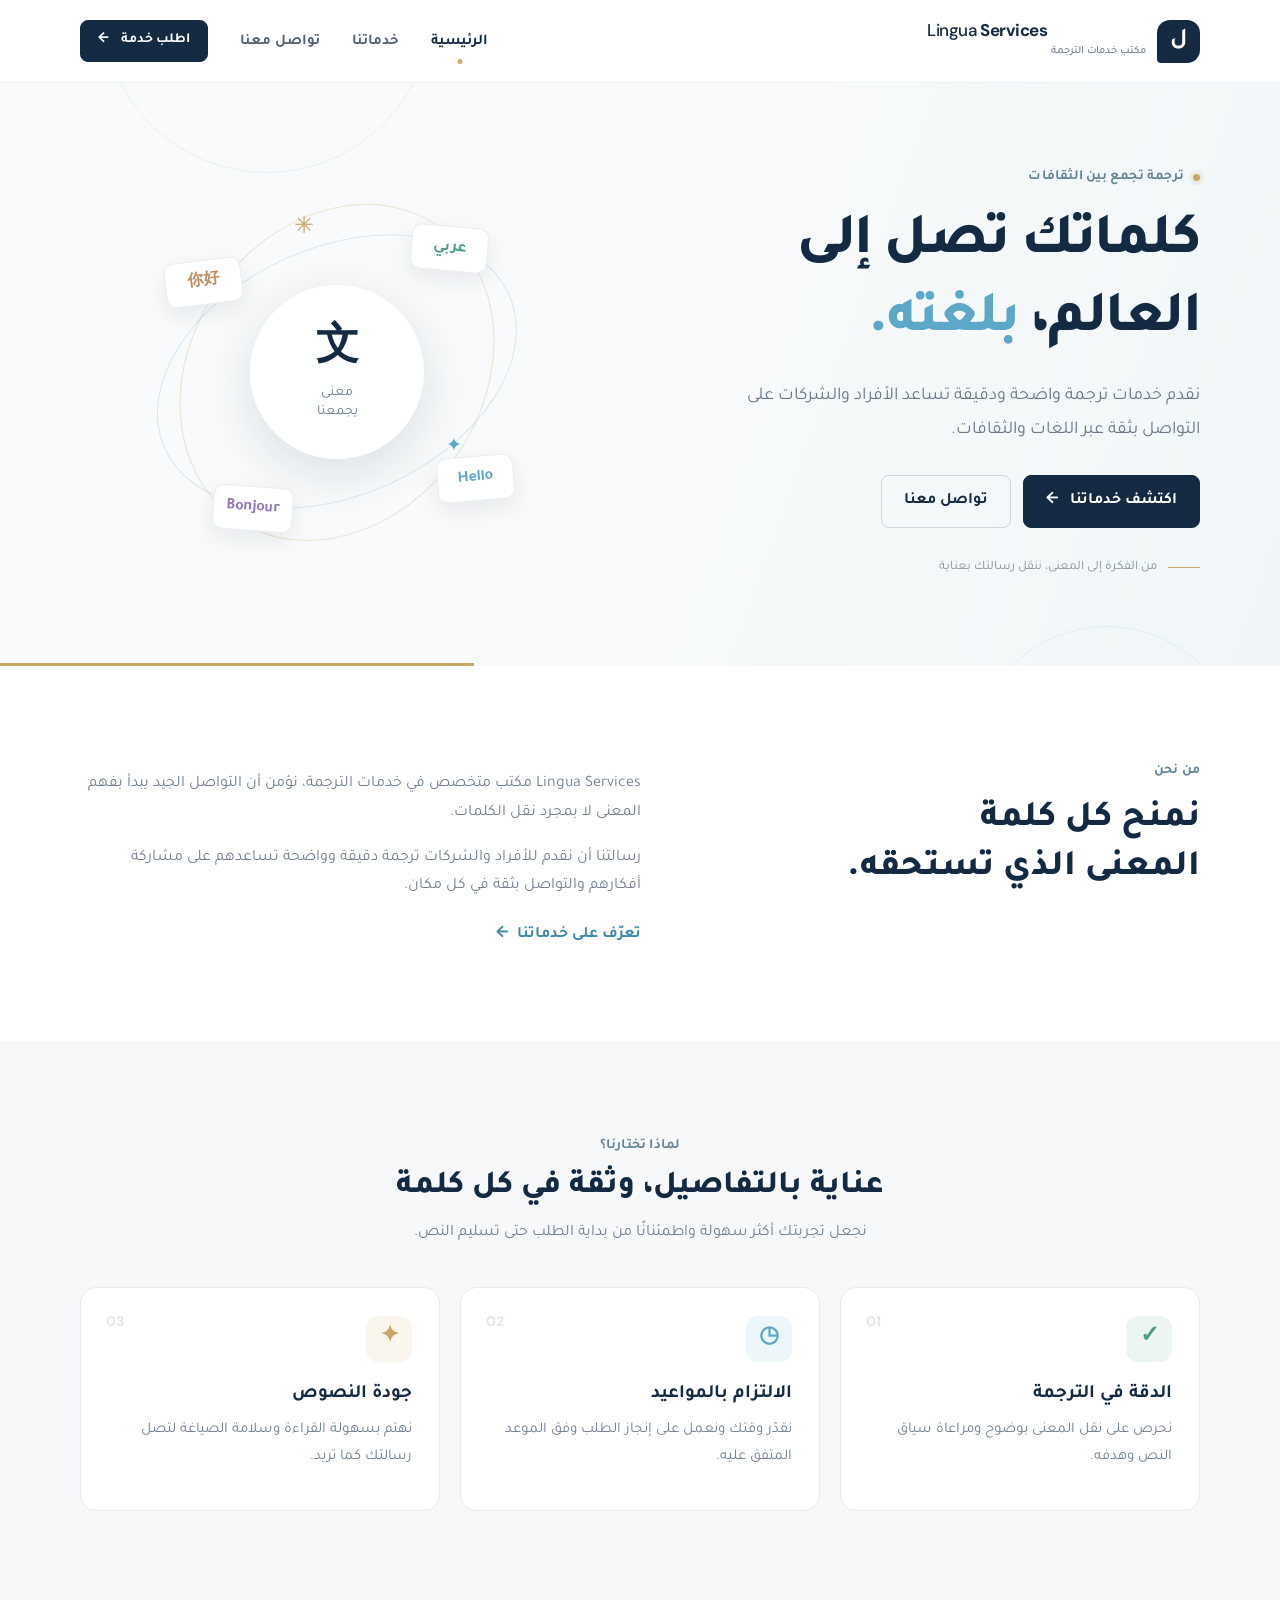
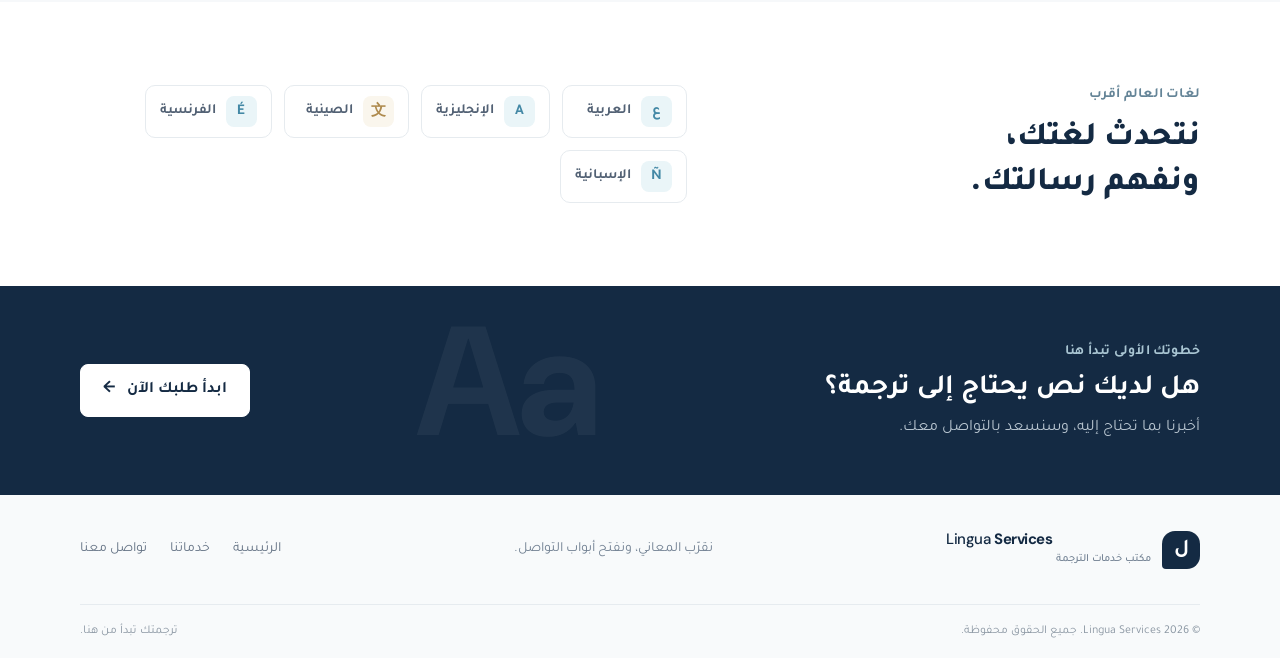
<file: index.html>
<!doctype html>
<html lang="ar" dir="rtl">
<head>
  <meta charset="utf-8">
  <meta name="viewport" content="width=device-width, initial-scale=1">
  <meta name="description" content="Lingua Services مكتب خدمات ترجمة احترافي يساعدك على التواصل بثقة بين اللغات والثقافات.">
  <title>Lingua Services | مكتب خدمات الترجمة</title>
  <link rel="stylesheet" href="style.css">
  <script src="script.js" defer></script>
</head>
<body>
  <header class="site-header">
    <div class="container nav-wrap">
      <a class="brand" href="index.html" aria-label="Lingua Services - الرئيسية">
        <span class="brand-mark" aria-hidden="true">ل</span>
        <span class="brand-name">Lingua <b>Services</b><small>مكتب خدمات الترجمة</small></span>
      </a>
      <button class="menu-toggle" type="button" aria-expanded="false" aria-controls="primary-navigation" aria-label="فتح قائمة التنقل">
        <span></span><span></span><span></span>
      </button>
      <nav class="primary-nav" id="primary-navigation" aria-label="القائمة الرئيسية">
        <a class="nav-link active" aria-current="page" href="index.html">الرئيسية</a>
        <a class="nav-link" href="services.html">خدماتنا</a>
        <a class="nav-link" href="contact.html">تواصل معنا</a>
        <a class="button button-small" href="contact.html">اطلب خدمة <span aria-hidden="true">←</span></a>
      </nav>
    </div>
  </header>

  <main>
    <section class="hero">
      <div class="hero-shape shape-one" aria-hidden="true"></div>
      <div class="hero-shape shape-two" aria-hidden="true"></div>
      <div class="container hero-grid">
        <div class="hero-copy">
          <span class="eyebrow"><span class="eyebrow-dot"></span> ترجمة تجمع بين الثقافات</span>
          <h1>كلماتك تصل إلى العالم، <span>بلغته.</span></h1>
          <p>نقدم خدمات ترجمة واضحة ودقيقة تساعد الأفراد والشركات على التواصل بثقة عبر اللغات والثقافات.</p>
          <div class="hero-actions">
            <a class="button" href="services.html">اكتشف خدماتنا <span aria-hidden="true">←</span></a>
            <a class="button button-outline" href="contact.html">تواصل معنا</a>
          </div>
          <div class="hero-note"><span class="note-line"></span> من الفكرة إلى المعنى، ننقل رسالتك بعناية</div>
        </div>
        <div class="hero-art" aria-label="أشكال ورموز لغوية تجسد التواصل بين اللغات">
          <div class="art-orbit orbit-outer"></div>
          <div class="art-orbit orbit-inner"></div>
          <span class="language-chip chip-ar">عربي</span>
          <span class="language-chip chip-en">Hello</span>
          <span class="language-chip chip-fr">Bonjour</span>
          <span class="language-chip chip-zh">你好</span>
          <div class="art-core"><span class="core-symbol">文</span><span>معنى<br>يجمعنا</span></div>
          <span class="art-spark spark-one">✳</span><span class="art-spark spark-two">✦</span>
        </div>
      </div>
      <div class="hero-bottom-line" aria-hidden="true"></div>
    </section>

    <section class="section about-section" id="about">
      <div class="container about-grid">
        <div class="section-heading">
          <span class="eyebrow">من نحن</span>
          <h2>نمنح كل كلمة<br>المعنى الذي تستحقه.</h2>
        </div>
        <div class="about-copy">
          <p>Lingua Services مكتب متخصص في خدمات الترجمة، نؤمن أن التواصل الجيد يبدأ بفهم المعنى لا بمجرد نقل الكلمات.</p>
          <p>رسالتنا أن نقدم للأفراد والشركات ترجمة دقيقة وواضحة تساعدهم على مشاركة أفكارهم والتواصل بثقة في كل مكان.</p>
          <a class="text-link" href="services.html">تعرّف على خدماتنا <span aria-hidden="true">←</span></a>
        </div>
      </div>
    </section>

    <section class="section features-section">
      <div class="container">
        <div class="section-intro">
          <span class="eyebrow">لماذا تختارنا؟</span>
          <h2>عناية بالتفاصيل، وثقة في كل كلمة</h2>
          <p>نجعل تجربتك أكثر سهولة واطمئنانًا من بداية الطلب حتى تسليم النص.</p>
        </div>
        <div class="feature-grid">
          <article class="feature-card">
            <span class="icon-box" aria-hidden="true">✓</span>
            <h3>الدقة في الترجمة</h3>
            <p>نحرص على نقل المعنى بوضوح ومراعاة سياق النص وهدفه.</p>
            <span class="card-number">01</span>
          </article>
          <article class="feature-card">
            <span class="icon-box icon-blue" aria-hidden="true">◷</span>
            <h3>الالتزام بالمواعيد</h3>
            <p>نقدّر وقتك ونعمل على إنجاز الطلب وفق الموعد المتفق عليه.</p>
            <span class="card-number">02</span>
          </article>
          <article class="feature-card">
            <span class="icon-box icon-gold" aria-hidden="true">✦</span>
            <h3>جودة النصوص</h3>
            <p>نهتم بسهولة القراءة وسلامة الصياغة لتصل رسالتك كما تريد.</p>
            <span class="card-number">03</span>
          </article>
        </div>
      </div>
    </section>

    <section class="section languages-section">
      <div class="container languages-layout">
        <div>
          <span class="eyebrow">لغات العالم أقرب</span>
          <h2>نتحدث لغتك،<br>ونفهم رسالتك.</h2>
        </div>
        <div class="language-list" aria-label="اللغات المتاحة">
          <span class="language-item"><b>ع</b> العربية</span>
          <span class="language-item"><b>A</b> الإنجليزية</span>
          <span class="language-item"><b>文</b> الصينية</span>
          <span class="language-item"><b>É</b> الفرنسية</span>
          <span class="language-item"><b>Ñ</b> الإسبانية</span>
        </div>
      </div>
    </section>

    <section class="cta-section">
      <div class="container cta-content">
        <div>
          <span class="eyebrow eyebrow-light">خطوتك الأولى تبدأ هنا</span>
          <h2>هل لديك نص يحتاج إلى ترجمة؟</h2>
          <p>أخبرنا بما تحتاج إليه، وسنسعد بالتواصل معك.</p>
        </div>
        <a class="button button-light" href="contact.html">ابدأ طلبك الآن <span aria-hidden="true">←</span></a>
        <span class="cta-decoration" aria-hidden="true">Aa</span>
      </div>
    </section>
  </main>

  <footer class="site-footer">
    <div class="container footer-main">
      <a class="brand footer-brand" href="index.html">
        <span class="brand-mark" aria-hidden="true">ل</span>
        <span class="brand-name">Lingua <b>Services</b><small>مكتب خدمات الترجمة</small></span>
      </a>
      <p>نقرّب المعاني، ونفتح أبواب التواصل.</p>
      <div class="footer-links"><a href="index.html">الرئيسية</a><a href="services.html">خدماتنا</a><a href="contact.html">تواصل معنا</a></div>
    </div>
    <div class="container footer-bottom"><span>© <span data-current-year>2026</span> Lingua Services. جميع الحقوق محفوظة.</span><span>ترجمتك تبدأ من هنا.</span></div>
  </footer>
</body>
</html>
</file>
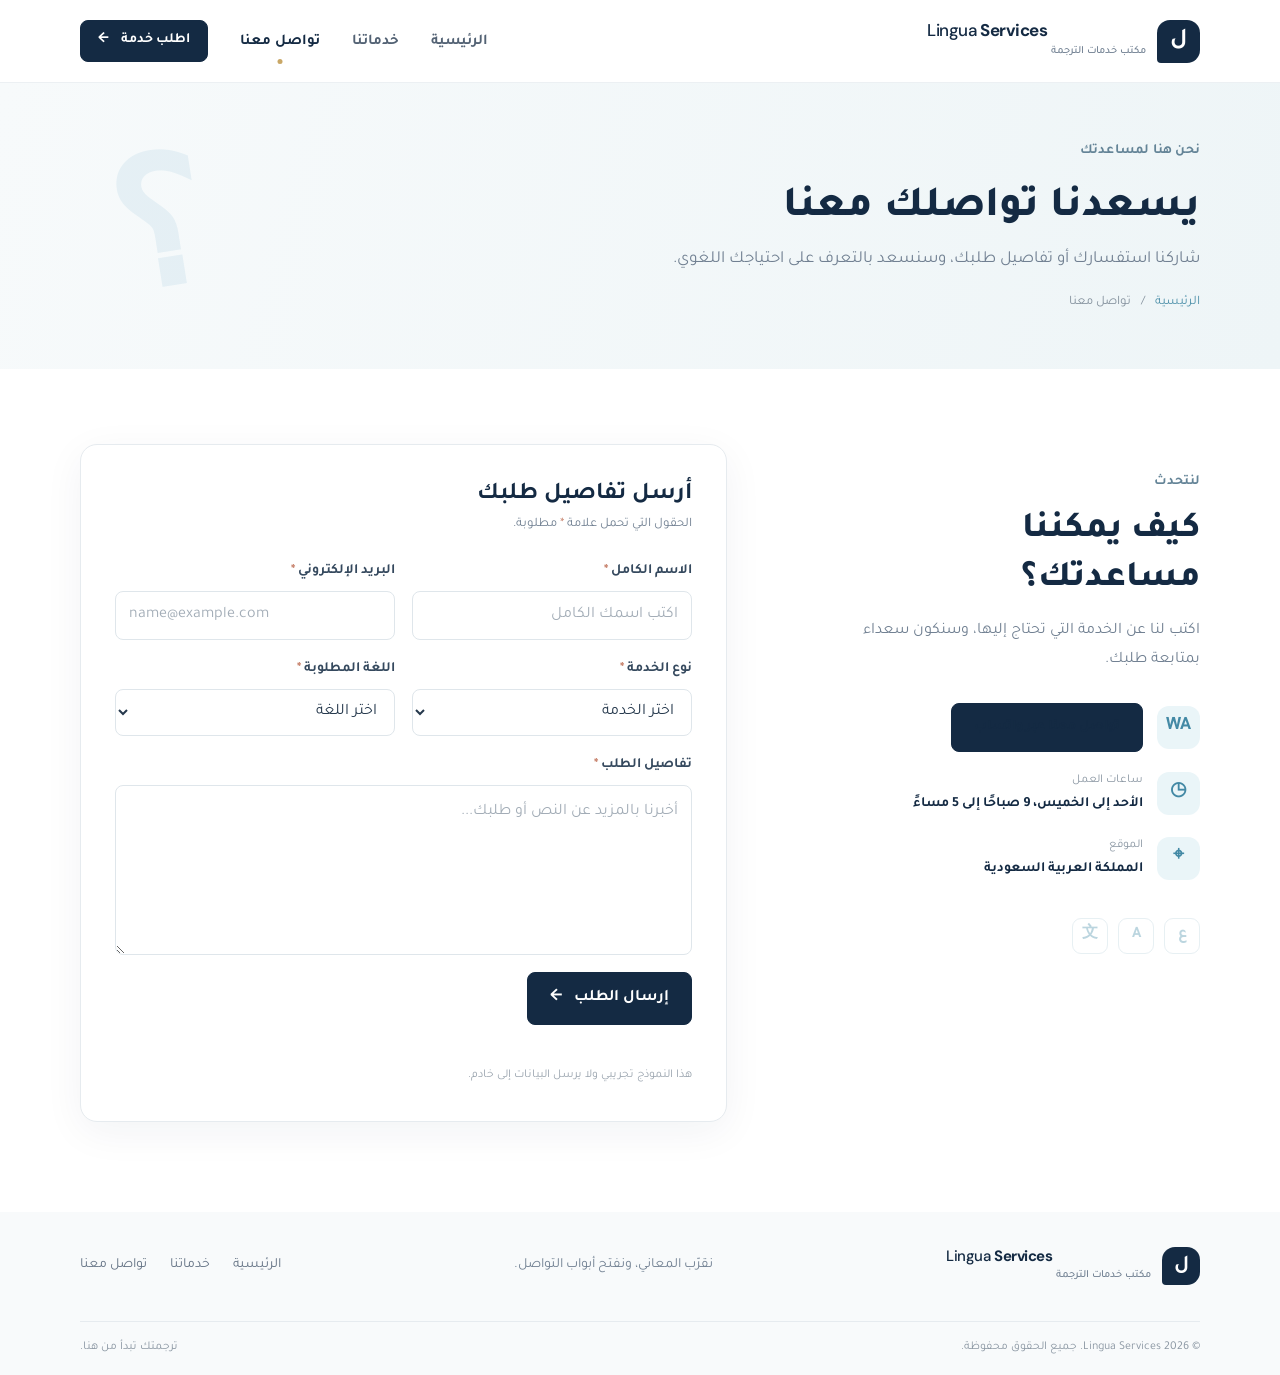
<file: contact.html>
<!doctype html>
<html lang="ar" dir="rtl">
<head>
  <meta charset="utf-8">
  <meta name="viewport" content="width=device-width, initial-scale=1">
  <meta name="description" content="تواصل مع Lingua Services وشاركنا تفاصيل طلب الترجمة أو استفسارك.">
  <title>تواصل معنا | Lingua Services</title>
  <link rel="stylesheet" href="style.css">
  <script src="script.js" defer></script>
</head>
<body>
  <header class="site-header">
    <div class="container nav-wrap">
      <a class="brand" href="index.html" aria-label="Lingua Services - الرئيسية">
        <span class="brand-mark" aria-hidden="true">ل</span>
        <span class="brand-name">Lingua <b>Services</b><small>مكتب خدمات الترجمة</small></span>
      </a>
      <button class="menu-toggle" type="button" aria-expanded="false" aria-controls="primary-navigation" aria-label="فتح قائمة التنقل">
        <span></span><span></span><span></span>
      </button>
      <nav class="primary-nav" id="primary-navigation" aria-label="القائمة الرئيسية">
        <a class="nav-link" href="index.html">الرئيسية</a>
        <a class="nav-link" href="services.html">خدماتنا</a>
        <a class="nav-link active" aria-current="page" href="contact.html">تواصل معنا</a>
        <a class="button button-small" href="#contact-form">اطلب خدمة <span aria-hidden="true">←</span></a>
      </nav>
    </div>
  </header>

  <main>
    <section class="page-hero contact-hero">
      <div class="container page-hero-content">
        <span class="eyebrow">نحن هنا لمساعدتك</span>
        <h1>يسعدنا تواصلك معنا</h1>
        <p>شاركنا استفسارك أو تفاصيل طلبك، وسنسعد بالتعرف على احتياجك اللغوي.</p>
        <div class="breadcrumb"><a href="index.html">الرئيسية</a><span aria-hidden="true">/</span><span>تواصل معنا</span></div>
      </div>
      <div class="page-hero-mark" aria-hidden="true">؟</div>
    </section>

    <section class="section contact-section">
      <div class="container contact-layout">
        <div class="contact-info">
          <span class="eyebrow">لنتحدث</span>
          <h2>كيف يمكننا<br>مساعدتك؟</h2>
          <p>اكتب لنا عن الخدمة التي تحتاج إليها، وسنكون سعداء بمتابعة طلبك.</p>
          <div class="contact-detail">
            <span class="detail-icon" aria-hidden="true">WA</span>
            <div><a class="button" href="https://wa.me/966533705994" target="_blank" rel="noopener noreferrer">تواصل معنا عبر واتساب</a></div>
          </div>
          <div class="contact-detail">
            <span class="detail-icon" aria-hidden="true">◷</span>
            <div><small>ساعات العمل</small><span>الأحد إلى الخميس، 9 صباحًا إلى 5 مساءً</span></div>
          </div>
          <div class="contact-detail">
            <span class="detail-icon" aria-hidden="true">⌖</span>
            <div><small>الموقع</small><span>المملكة العربية السعودية</span></div>
          </div>
          <div class="contact-decoration" aria-hidden="true"><span>ع</span><span>A</span><span>文</span></div>
        </div>

        <div class="form-card">
          <h2>أرسل تفاصيل طلبك</h2>
          <p class="form-intro">الحقول التي تحمل علامة <span aria-hidden="true">*</span> مطلوبة.</p>
          <form id="contact-form">
            <div class="form-row">
              <div class="form-field">
                <label for="full-name">الاسم الكامل <span aria-hidden="true">*</span></label>
                <input id="full-name" name="name" type="text" autocomplete="name" placeholder="اكتب اسمك الكامل" required>
              </div>
              <div class="form-field">
                <label for="email">البريد الإلكتروني <span aria-hidden="true">*</span></label>
                <input id="email" name="email" type="email" autocomplete="email" placeholder="name@example.com" dir="ltr" required>
              </div>
            </div>
            <div class="form-row">
              <div class="form-field">
                <label for="service">نوع الخدمة <span aria-hidden="true">*</span></label>
                <select id="service" name="service" required>
                  <option value="" selected disabled>اختر الخدمة</option>
                  <option value="documents">ترجمة المستندات</option>
                  <option value="academic">الترجمة الأكاديمية</option>
                  <option value="business">الترجمة التجارية</option>
                  <option value="proofreading">التدقيق اللغوي</option>
                  <option value="general">الترجمة العامة</option>
                </select>
              </div>
              <div class="form-field">
                <label for="language">اللغة المطلوبة <span aria-hidden="true">*</span></label>
                <select id="language" name="language" required>
                  <option value="" selected disabled>اختر اللغة</option>
                  <option value="arabic">العربية</option>
                  <option value="english">الإنجليزية</option>
                  <option value="chinese">الصينية</option>
                  <option value="french">الفرنسية</option>
                  <option value="spanish">الإسبانية</option>
                </select>
              </div>
            </div>
            <div class="form-field">
              <label for="details">تفاصيل الطلب <span aria-hidden="true">*</span></label>
              <textarea id="details" name="details" rows="5" placeholder="أخبرنا بالمزيد عن النص أو طلبك..." required></textarea>
            </div>
            <button class="button submit-button" type="submit">إرسال الطلب <span aria-hidden="true">←</span></button>
            <p class="form-status" id="form-status" role="status" aria-live="polite"></p>
            <p class="form-note">هذا النموذج تجريبي ولا يرسل البيانات إلى خادم.</p>
          </form>
        </div>
      </div>
    </section>
  </main>

  <footer class="site-footer">
    <div class="container footer-main">
      <a class="brand footer-brand" href="index.html">
        <span class="brand-mark" aria-hidden="true">ل</span>
        <span class="brand-name">Lingua <b>Services</b><small>مكتب خدمات الترجمة</small></span>
      </a>
      <p>نقرّب المعاني، ونفتح أبواب التواصل.</p>
      <div class="footer-links"><a href="index.html">الرئيسية</a><a href="services.html">خدماتنا</a><a href="contact.html">تواصل معنا</a></div>
    </div>
    <div class="container footer-bottom"><span>© <span data-current-year>2026</span> Lingua Services. جميع الحقوق محفوظة.</span><span>ترجمتك تبدأ من هنا.</span></div>
  </footer>
</body>
</html>
</file>
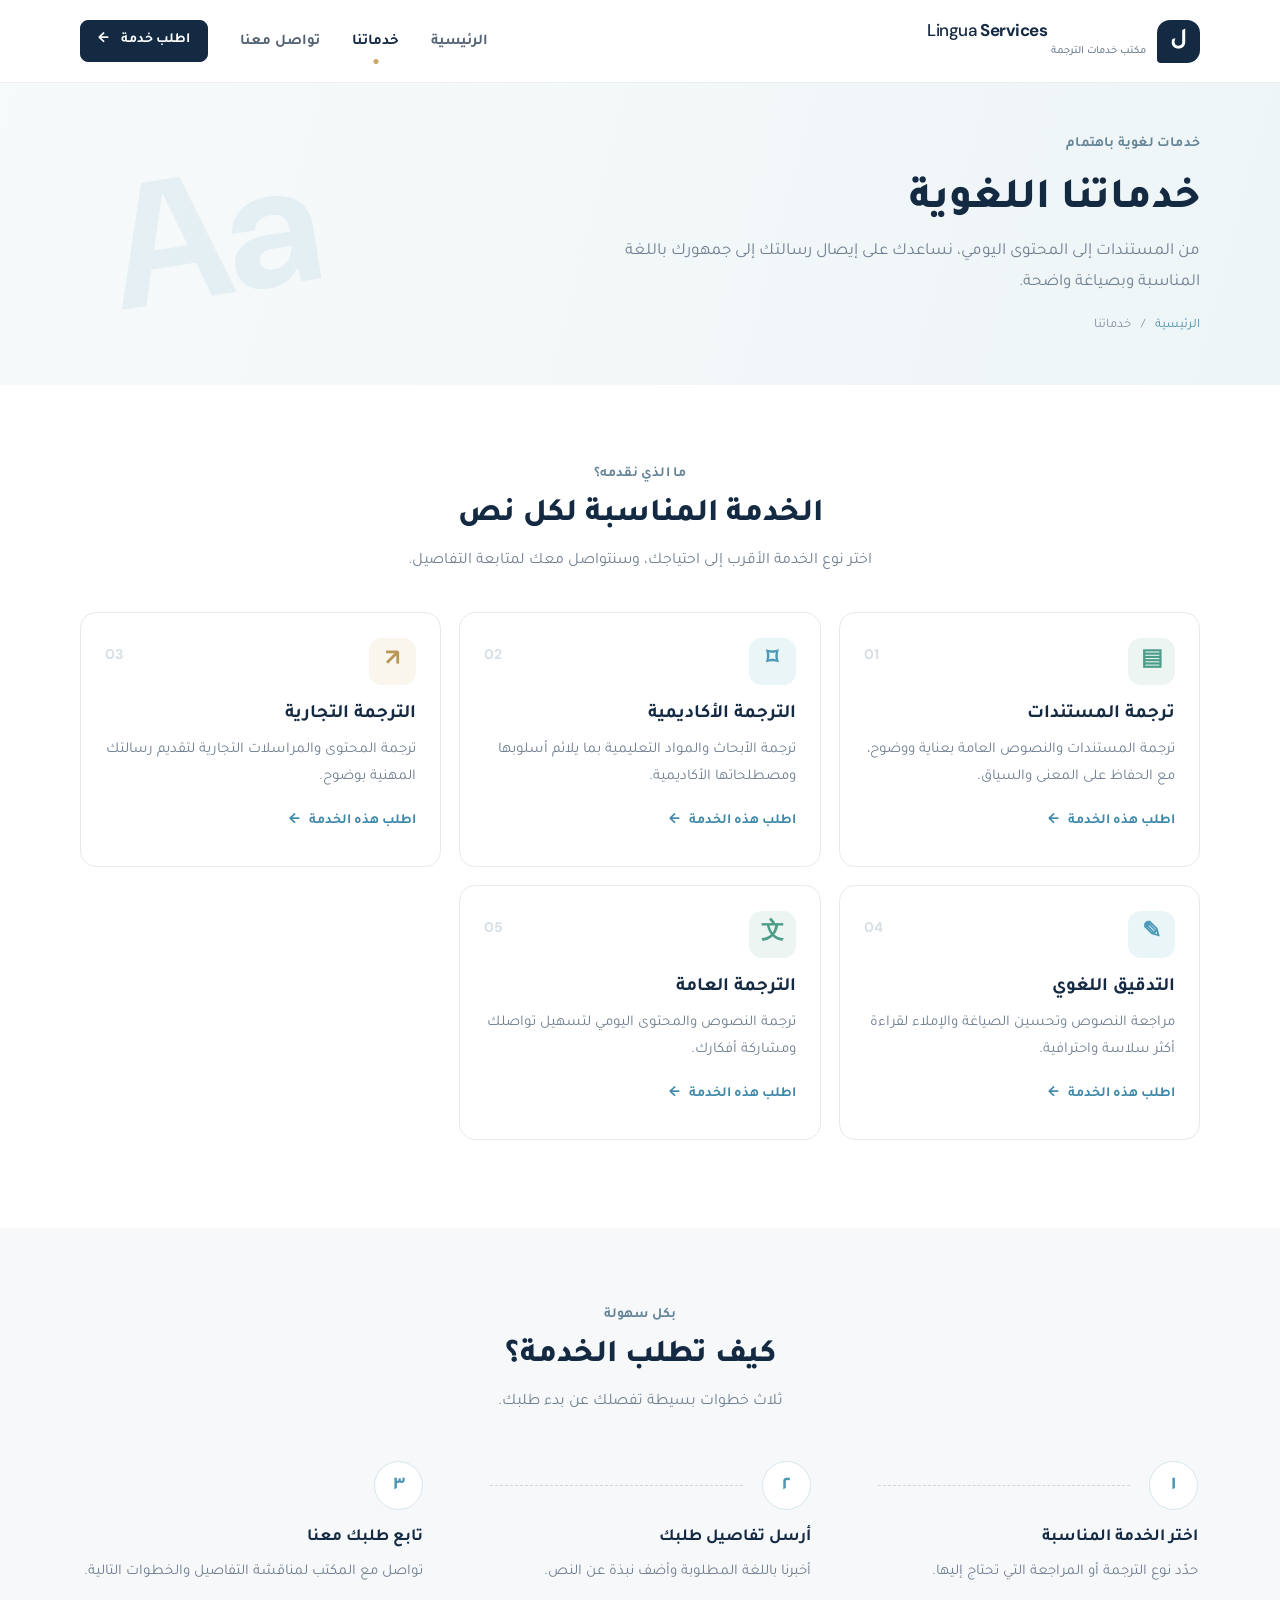
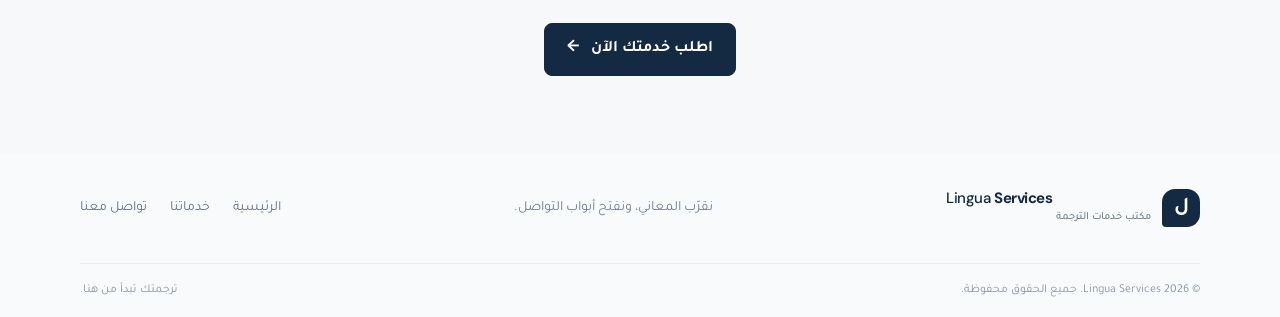
<file: services.html>
<!doctype html>
<html lang="ar" dir="rtl">
<head>
  <meta charset="utf-8">
  <meta name="viewport" content="width=device-width, initial-scale=1">
  <meta name="description" content="اكتشف خدمات Lingua Services في ترجمة المستندات والأبحاث والمحتوى التجاري والتدقيق اللغوي.">
  <title>خدماتنا اللغوية | Lingua Services</title>
  <link rel="stylesheet" href="style.css">
  <script src="script.js" defer></script>
</head>
<body>
  <header class="site-header">
    <div class="container nav-wrap">
      <a class="brand" href="index.html" aria-label="Lingua Services - الرئيسية">
        <span class="brand-mark" aria-hidden="true">ل</span>
        <span class="brand-name">Lingua <b>Services</b><small>مكتب خدمات الترجمة</small></span>
      </a>
      <button class="menu-toggle" type="button" aria-expanded="false" aria-controls="primary-navigation" aria-label="فتح قائمة التنقل">
        <span></span><span></span><span></span>
      </button>
      <nav class="primary-nav" id="primary-navigation" aria-label="القائمة الرئيسية">
        <a class="nav-link" href="index.html">الرئيسية</a>
        <a class="nav-link active" aria-current="page" href="services.html">خدماتنا</a>
        <a class="nav-link" href="contact.html">تواصل معنا</a>
        <a class="button button-small" href="contact.html">اطلب خدمة <span aria-hidden="true">←</span></a>
      </nav>
    </div>
  </header>

  <main>
    <section class="page-hero services-hero">
      <div class="container page-hero-content">
        <span class="eyebrow">خدمات لغوية باهتمام</span>
        <h1>خدماتنا اللغوية</h1>
        <p>من المستندات إلى المحتوى اليومي، نساعدك على إيصال رسالتك إلى جمهورك باللغة المناسبة وبصياغة واضحة.</p>
        <div class="breadcrumb"><a href="index.html">الرئيسية</a><span aria-hidden="true">/</span><span>خدماتنا</span></div>
      </div>
      <div class="page-hero-mark" aria-hidden="true">Aa</div>
    </section>

    <section class="section service-section">
      <div class="container">
        <div class="section-intro">
          <span class="eyebrow">ما الذي نقدمه؟</span>
          <h2>الخدمة المناسبة لكل نص</h2>
          <p>اختر نوع الخدمة الأقرب إلى احتياجك، وسنتواصل معك لمتابعة التفاصيل.</p>
        </div>
        <div class="service-grid">
          <article class="service-card">
            <span class="service-icon" aria-hidden="true">▤</span>
            <span class="service-index">01</span>
            <h3>ترجمة المستندات</h3>
            <p>ترجمة المستندات والنصوص العامة بعناية ووضوح، مع الحفاظ على المعنى والسياق.</p>
            <a class="card-link" href="contact.html?service=documents">اطلب هذه الخدمة <span aria-hidden="true">←</span></a>
          </article>
          <article class="service-card">
            <span class="service-icon service-icon-blue" aria-hidden="true">⌑</span>
            <span class="service-index">02</span>
            <h3>الترجمة الأكاديمية</h3>
            <p>ترجمة الأبحاث والمواد التعليمية بما يلائم أسلوبها ومصطلحاتها الأكاديمية.</p>
            <a class="card-link" href="contact.html?service=academic">اطلب هذه الخدمة <span aria-hidden="true">←</span></a>
          </article>
          <article class="service-card">
            <span class="service-icon service-icon-gold" aria-hidden="true">↗</span>
            <span class="service-index">03</span>
            <h3>الترجمة التجارية</h3>
            <p>ترجمة المحتوى والمراسلات التجارية لتقديم رسالتك المهنية بوضوح.</p>
            <a class="card-link" href="contact.html?service=business">اطلب هذه الخدمة <span aria-hidden="true">←</span></a>
          </article>
          <article class="service-card">
            <span class="service-icon service-icon-blue" aria-hidden="true">✎</span>
            <span class="service-index">04</span>
            <h3>التدقيق اللغوي</h3>
            <p>مراجعة النصوص وتحسين الصياغة والإملاء لقراءة أكثر سلاسة واحترافية.</p>
            <a class="card-link" href="contact.html?service=proofreading">اطلب هذه الخدمة <span aria-hidden="true">←</span></a>
          </article>
          <article class="service-card">
            <span class="service-icon" aria-hidden="true">文</span>
            <span class="service-index">05</span>
            <h3>الترجمة العامة</h3>
            <p>ترجمة النصوص والمحتوى اليومي لتسهيل تواصلك ومشاركة أفكارك.</p>
            <a class="card-link" href="contact.html?service=general">اطلب هذه الخدمة <span aria-hidden="true">←</span></a>
          </article>
        </div>
      </div>
    </section>

    <section class="section steps-section">
      <div class="container">
        <div class="section-intro">
          <span class="eyebrow">بكل سهولة</span>
          <h2>كيف تطلب الخدمة؟</h2>
          <p>ثلاث خطوات بسيطة تفصلك عن بدء طلبك.</p>
        </div>
        <div class="steps-grid">
          <article class="step-item"><span class="step-number">١</span><h3>اختر الخدمة المناسبة</h3><p>حدّد نوع الترجمة أو المراجعة التي تحتاج إليها.</p></article>
          <article class="step-item"><span class="step-number">٢</span><h3>أرسل تفاصيل طلبك</h3><p>أخبرنا باللغة المطلوبة وأضف نبذة عن النص.</p></article>
          <article class="step-item"><span class="step-number">٣</span><h3>تابع طلبك معنا</h3><p>تواصل مع المكتب لمناقشة التفاصيل والخطوات التالية.</p></article>
        </div>
        <div class="steps-action"><a class="button" href="contact.html">اطلب خدمتك الآن <span aria-hidden="true">←</span></a></div>
      </div>
    </section>
  </main>

  <footer class="site-footer">
    <div class="container footer-main">
      <a class="brand footer-brand" href="index.html">
        <span class="brand-mark" aria-hidden="true">ل</span>
        <span class="brand-name">Lingua <b>Services</b><small>مكتب خدمات الترجمة</small></span>
      </a>
      <p>نقرّب المعاني، ونفتح أبواب التواصل.</p>
      <div class="footer-links"><a href="index.html">الرئيسية</a><a href="services.html">خدماتنا</a><a href="contact.html">تواصل معنا</a></div>
    </div>
    <div class="container footer-bottom"><span>© <span data-current-year>2026</span> Lingua Services. جميع الحقوق محفوظة.</span><span>ترجمتك تبدأ من هنا.</span></div>
  </footer>
</body>
</html>
</file>
<file: style.css>
@import url('https://fonts.googleapis.com/css2?family=DM+Sans:wght@400;500;600;700&family=Tajawal:wght@400;500;600;700;800&display=swap');

:root {
  --navy: #142a43;
  --navy-deep: #10243b;
  --blue: #5da8c8;
  --blue-soft: #eaf5f8;
  --gold: #c9a766;
  --ink: #26394d;
  --muted: #718092;
  --line: #e6ebef;
  --pale: #f6f8fa;
  --white: #fff;
  --shadow: 0 16px 42px rgba(20, 42, 67, .08);
  --radius: 16px;
}

* { box-sizing: border-box; }
html { scroll-behavior: smooth; }
body {
  margin: 0;
  color: var(--ink);
  background: var(--white);
  font-family: 'Tajawal', 'DM Sans', sans-serif;
  font-size: 16px;
  line-height: 1.8;
}
a { color: inherit; text-decoration: none; }
button, input, select, textarea { font: inherit; }
button, a { -webkit-tap-highlight-color: transparent; }
.container { width: min(1120px, calc(100% - 48px)); margin-inline: auto; }

.site-header { position: relative; z-index: 5; background: rgba(255,255,255,.97); border-bottom: 1px solid rgba(230,235,239,.75); }
.nav-wrap { min-height: 82px; display: flex; align-items: center; justify-content: space-between; gap: 30px; }
.brand { display: inline-flex; align-items: center; gap: 11px; color: var(--navy); flex-shrink: 0; }
.brand-mark { width: 43px; height: 43px; display: grid; place-items: center; border-radius: 13px 13px 13px 4px; background: var(--navy); color: white; font-size: 24px; font-weight: 700; }
.brand-name { display: flex; align-items: baseline; gap: 4px; direction: ltr; font-family: 'DM Sans', sans-serif; font-size: 17px; font-weight: 500; letter-spacing: -.5px; line-height: 1.1; flex-wrap: wrap; }
.brand-name b { font-weight: 700; }
.brand-name small { direction: rtl; flex-basis: 100%; color: var(--muted); font: 500 11px/1.5 'Tajawal', sans-serif; letter-spacing: 0; }
.primary-nav { display: flex; align-items: center; gap: 32px; }
.nav-link { position: relative; color: #536274; font-size: 15px; font-weight: 600; transition: color .2s ease; }
.nav-link:hover, .nav-link.active { color: var(--navy); }
.nav-link.active::after { position: absolute; content: ''; width: 5px; height: 5px; border-radius: 50%; background: var(--gold); bottom: -9px; left: 50%; transform: translateX(-50%); }
.button { min-height: 49px; padding: 11px 22px; display: inline-flex; justify-content: center; align-items: center; gap: 12px; border: 1px solid var(--navy); border-radius: 8px; background: var(--navy); color: white; font-weight: 700; transition: transform .2s ease, box-shadow .2s ease, background .2s ease; }
.button:hover { transform: translateY(-2px); background: #1d3b5c; box-shadow: 0 8px 20px rgba(20,42,67,.16); }
.button-small { min-height: 41px; padding: 7px 17px; font-size: 14px; }
.button-outline { border-color: #ccd7e0; background: transparent; color: var(--navy); }
.button-outline:hover { color: var(--navy); background: white; }
.menu-toggle { display: none; }

.hero { position: relative; overflow: hidden; min-height: 544px; display: flex; align-items: center; background: linear-gradient(110deg, #f8fafb 0%, #f8fafb 53%, #f0f6f8 100%); }
.hero-grid { position: relative; z-index: 1; display: grid; grid-template-columns: 1.05fr .95fr; align-items: center; gap: 36px; padding-block: 74px 79px; }
.hero-copy { max-width: 570px; }
.eyebrow { display: inline-flex; align-items: center; gap: 9px; margin-bottom: 15px; color: #648497; font-size: 14px; font-weight: 700; letter-spacing: .2px; }
.eyebrow-dot { width: 7px; height: 7px; border-radius: 50%; background: var(--gold); box-shadow: 0 0 0 4px rgba(201,167,102,.14); }
h1, h2, h3, p { margin-top: 0; }
h1, h2, h3 { color: var(--navy); line-height: 1.35; }
.hero h1 { margin-bottom: 17px; font-size: clamp(40px, 5vw, 58px); font-weight: 800; letter-spacing: -1.5px; }
.hero h1 span { color: var(--blue); }
.hero-copy > p { max-width: 485px; margin-bottom: 28px; color: #69798a; font-size: 18px; line-height: 1.9; }
.hero-actions { display: flex; gap: 12px; flex-wrap: wrap; }
.hero-note { display: flex; align-items: center; gap: 11px; margin-top: 28px; color: #8793a0; font-size: 13px; }
.note-line { display: block; width: 32px; height: 1px; background: var(--gold); }
.hero-art { position: relative; width: min(100%, 430px); aspect-ratio: 1; justify-self: center; display: grid; place-items: center; }
.art-orbit { position: absolute; border: 1px solid rgba(93,168,200,.22); border-radius: 50%; transform: rotate(-24deg); }
.orbit-outer { width: 88%; height: 58%; }
.orbit-inner { width: 68%; height: 83%; transform: rotate(35deg); border-color: rgba(201,167,102,.28); }
.art-core { width: 174px; height: 174px; display: flex; flex-direction: column; justify-content: center; align-items: center; gap: 3px; border: 1px solid rgba(255,255,255,.9); border-radius: 50%; background: rgba(255,255,255,.84); box-shadow: 0 15px 50px rgba(20,42,67,.12); color: #6a7c8e; text-align: center; font-size: 14px; line-height: 1.35; }
.core-symbol { color: var(--navy); font-size: 43px; font-weight: 600; }
.language-chip { position: absolute; min-width: 77px; padding: 7px 12px; border: 1px solid rgba(230,235,239,.9); border-radius: 10px; background: rgba(255,255,255,.94); box-shadow: 0 8px 22px rgba(20,42,67,.08); color: var(--navy); text-align: center; font-weight: 700; }
.chip-ar { top: 16%; right: 15%; color: #4b9d88; transform: rotate(5deg); }
.chip-en { bottom: 20%; right: 9%; color: #5da8c8; transform: rotate(-5deg); }
.chip-fr { bottom: 13%; left: 21%; color: #947bb5; transform: rotate(4deg); }
.chip-zh { top: 24%; left: 10%; color: #c18b5f; transform: rotate(-7deg); }
.art-spark { position: absolute; color: var(--gold); }
.spark-one { top: 12%; left: 40%; font-size: 24px; }
.spark-two { bottom: 28%; right: 21%; font-size: 19px; color: var(--blue); }
.hero-shape { position: absolute; border: 1px solid rgba(93,168,200,.12); border-radius: 50%; }
.shape-one { width: 330px; height: 330px; top: -240px; left: 8%; }
.shape-two { width: 270px; height: 270px; bottom: -230px; right: 3%; }
.hero-bottom-line { position: absolute; bottom: 0; left: 0; width: 37%; height: 3px; background: var(--gold); }

.section { padding-block: 91px; }
.about-grid { display: grid; grid-template-columns: .9fr 1.1fr; gap: 100px; align-items: start; }
.section-heading h2, .languages-layout h2, .contact-info h2 { margin: 0; font-size: 36px; font-weight: 800; }
.section-heading .eyebrow, .contact-info .eyebrow { margin-bottom: 12px; }
.about-copy { padding-top: 13px; max-width: 560px; }
.about-copy p { margin-bottom: 16px; color: #728091; font-size: 16px; }
.text-link, .card-link { display: inline-flex; align-items: center; gap: 9px; color: #3e89a9; font-weight: 700; }
.text-link { margin-top: 4px; }
.text-link:hover, .card-link:hover { color: var(--navy); }
.features-section, .steps-section { background: var(--pale); }
.section-intro { max-width: 660px; margin: 0 auto 39px; text-align: center; }
.section-intro .eyebrow { margin-bottom: 7px; }
.section-intro h2 { margin-bottom: 10px; font-size: 32px; font-weight: 800; }
.section-intro p { margin-bottom: 0; color: var(--muted); }
.feature-grid { display: grid; grid-template-columns: repeat(3, 1fr); gap: 20px; }
.feature-card { position: relative; min-height: 224px; overflow: hidden; padding: 28px 27px; border: 1px solid var(--line); border-radius: var(--radius); background: white; transition: transform .25s ease, box-shadow .25s ease; }
.feature-card:hover, .service-card:hover { transform: translateY(-5px); box-shadow: var(--shadow); }
.icon-box { width: 46px; height: 46px; display: grid; place-items: center; margin-bottom: 20px; border-radius: 12px; background: #edf5f2; color: #4b9d88; font-size: 23px; font-weight: 700; }
.icon-blue { background: #edf6f9; color: var(--blue); }
.icon-gold { background: #faf6ed; color: var(--gold); }
.feature-card h3, .service-card h3, .step-item h3 { margin-bottom: 8px; font-size: 19px; font-weight: 700; }
.feature-card p, .service-card p, .step-item p { margin-bottom: 0; color: var(--muted); font-size: 15px; }
.card-number { position: absolute; top: 24px; left: 25px; color: #e0e6ea; font: 700 14px 'DM Sans', sans-serif; }
.languages-section { padding-block: 79px; }
.languages-layout { display: grid; grid-template-columns: .85fr 1.15fr; align-items: center; gap: 65px; }
.languages-layout .eyebrow { margin-bottom: 10px; }
.languages-layout h2 { font-size: 33px; }
.language-list { display: flex; justify-content: flex-start; gap: 12px; flex-wrap: wrap; }
.language-item { min-width: 125px; display: flex; align-items: center; gap: 10px; padding: 10px 14px; border: 1px solid var(--line); border-radius: 10px; background: white; color: #526174; font-size: 14px; font-weight: 600; }
.language-item b { width: 31px; height: 31px; display: grid; place-items: center; border-radius: 8px; background: var(--blue-soft); color: #4388a5; font: 700 15px 'Tajawal', sans-serif; }
.language-item:nth-child(3n) b { background: #faf6ed; color: #ae8a4d; }
.cta-section { position: relative; overflow: hidden; padding-block: 52px; background: var(--navy); }
.cta-content { position: relative; display: flex; align-items: center; justify-content: space-between; gap: 25px; }
.eyebrow-light { color: #a9c5d2; margin-bottom: 5px; }
.cta-content h2 { margin-bottom: 6px; color: white; font-size: 28px; }
.cta-content p { margin-bottom: 0; color: #b8c5d0; }
.button-light { position: relative; z-index: 1; flex-shrink: 0; border-color: white; background: white; color: var(--navy); }
.button-light:hover { background: #f1f6f8; color: var(--navy); }
.cta-decoration { position: absolute; left: 30%; top: -57px; color: rgba(255,255,255,.05); font: 700 155px 'DM Sans', sans-serif; }

.site-footer { background: #f8fafb; }
.footer-main { min-height: 110px; display: flex; align-items: center; justify-content: space-between; gap: 20px; border-bottom: 1px solid var(--line); }
.footer-brand .brand-mark { width: 38px; height: 38px; font-size: 21px; }
.footer-brand .brand-name { font-size: 15px; }
.footer-main > p { margin: 0; color: var(--muted); font-size: 14px; }
.footer-links { display: flex; gap: 23px; color: #647284; font-size: 14px; }
.footer-links a:hover { color: var(--navy); }
.footer-bottom { min-height: 53px; display: flex; align-items: center; justify-content: space-between; gap: 12px; color: #8a96a2; font-size: 12px; }

.page-hero { position: relative; overflow: hidden; min-height: 286px; display: flex; align-items: center; background: linear-gradient(105deg, #f7fafb 0%, #eef5f7 100%); }
.page-hero-content { position: relative; z-index: 1; padding-block: 47px; }
.page-hero h1 { margin-bottom: 7px; font-size: 43px; font-weight: 800; }
.page-hero-content > p { max-width: 620px; margin-bottom: 16px; color: var(--muted); font-size: 17px; }
.breadcrumb { display: flex; gap: 10px; color: #84919d; font-size: 13px; }
.breadcrumb a { color: #4f91aa; }
.page-hero-mark { position: absolute; top: 50%; left: max(calc((100vw - 1060px) / 2), 8%); color: rgba(93,168,200,.11); font: 700 175px/.8 'DM Sans', sans-serif; transform: translateY(-50%) rotate(-9deg); }
.service-section { padding-block: 75px 88px; }
.service-section .section-intro { margin-bottom: 36px; }
.service-grid { display: grid; grid-template-columns: repeat(3, 1fr); gap: 18px; }
.service-card { position: relative; min-height: 255px; padding: 25px 24px 23px; border: 1px solid var(--line); border-radius: var(--radius); background: white; transition: transform .25s ease, box-shadow .25s ease; }
.service-icon { width: 47px; height: 47px; display: grid; place-items: center; margin-bottom: 17px; border-radius: 13px; background: #edf5f2; color: #4b9d88; font-size: 23px; font-weight: 700; }
.service-icon-blue { background: var(--blue-soft); color: #4d9ab8; }
.service-icon-gold { background: #faf6ed; color: #b99757; }
.service-index { position: absolute; top: 32px; left: 24px; color: #d7dfe5; font: 700 14px 'DM Sans', sans-serif; }
.service-card h3 { margin-bottom: 8px; }
.service-card p { min-height: 54px; margin-bottom: 17px; }
.card-link { font-size: 14px; }
.steps-section { padding-block: 73px 78px; }
.steps-section .section-intro { margin-bottom: 44px; }
.steps-grid { display: grid; grid-template-columns: repeat(3,1fr); gap: 42px; }
.step-item { position: relative; padding-inline-start: 2px; }
.step-item:not(:last-child)::after { position: absolute; top: 24px; right: 70px; width: calc(100% - 93px); height: 1px; content: ''; border-top: 1px dashed #cbd6dd; }
.step-number { width: 49px; height: 49px; display: grid; place-items: center; margin-bottom: 17px; border: 1px solid #d5e7ed; border-radius: 50%; background: white; color: #4e97b3; font-size: 20px; font-weight: 700; }
.step-item h3 { font-size: 17px; }
.steps-action { display: flex; justify-content: center; margin-top: 38px; }

.contact-section { padding-block: 75px 90px; }
.contact-layout { display: grid; grid-template-columns: .78fr 1.22fr; gap: 60px; align-items: start; }
.contact-info { position: relative; overflow: hidden; padding: 24px 0; }
.contact-info h2 { margin-bottom: 13px; font-size: 36px; }
.contact-info > p { max-width: 340px; margin-bottom: 28px; color: var(--muted); }
.contact-detail { display: flex; align-items: center; gap: 14px; margin-top: 18px; }
.detail-icon { width: 43px; height: 43px; display: grid; place-items: center; flex-shrink: 0; border-radius: 12px; background: var(--blue-soft); color: #4389a5; font-size: 19px; font-weight: 700; }
.contact-detail div { display: flex; flex-direction: column; }
.contact-detail small { color: #8a96a2; font-size: 12px; }
.contact-detail div > a, .contact-detail div > span { color: var(--navy); font-size: 14px; font-weight: 600; }
.contact-detail div > a { direction: ltr; text-align: right; }
.contact-decoration { display: flex; gap: 10px; margin-top: 36px; opacity: .48; }
.contact-decoration span { width: 36px; height: 36px; display: grid; place-items: center; border: 1px solid #cfe0e7; border-radius: 9px; color: #72a8bd; font-weight: 700; }
.form-card { padding: 34px; border: 1px solid var(--line); border-radius: 17px; background: white; box-shadow: 0 10px 40px rgba(20,42,67,.055); }
.form-card h2 { margin-bottom: 2px; font-size: 24px; }
.form-intro { margin-bottom: 22px; color: var(--muted); font-size: 13px; }
.form-intro span, .form-field label span { color: #c57d66; }
.form-row { display: grid; grid-template-columns: 1fr 1fr; gap: 17px; }
.form-field { display: flex; flex-direction: column; gap: 7px; margin-bottom: 17px; }
.form-field label { color: #35495e; font-size: 14px; font-weight: 700; }
.form-field input, .form-field select, .form-field textarea { width: 100%; border: 1px solid #dfe6eb; border-radius: 8px; outline: none; background: #fff; color: var(--ink); transition: border-color .2s ease, box-shadow .2s ease; }
.form-field input, .form-field select { min-height: 47px; padding: 9px 13px; }
.form-field textarea { min-height: 128px; padding: 12px 13px; resize: vertical; }
.form-field input::placeholder, .form-field textarea::placeholder { color: #a3adb7; }
.form-field input:focus, .form-field select:focus, .form-field textarea:focus { border-color: #70abc2; box-shadow: 0 0 0 3px rgba(93,168,200,.12); }
.submit-button { min-width: 155px; cursor: pointer; }
.form-status { min-height: 24px; margin: 12px 0 0; font-size: 14px; font-weight: 600; }
.form-status.success { color: #31856d; }
.form-status.error { color: #b45447; }
.form-note { margin: 4px 0 0; color: #9aa4ae; font-size: 12px; }

:focus-visible { outline: 3px solid rgba(93,168,200,.55); outline-offset: 3px; }

@media (max-width: 850px) {
  .primary-nav { gap: 19px; }
  .hero-grid { gap: 15px; }
  .hero-art { width: min(100%, 355px); }
  .art-core { width: 150px; height: 150px; }
  .about-grid { gap: 55px; }
  .languages-layout { gap: 32px; }
  .language-item { min-width: 112px; }
  .contact-layout { gap: 35px; }
}
@media (max-width: 680px) {
  .container { width: min(100% - 36px, 520px); }
  .nav-wrap { min-height: 72px; }
  .menu-toggle { width: 42px; height: 42px; display: flex; flex-direction: column; justify-content: center; align-items: center; gap: 5px; border: 1px solid var(--line); border-radius: 9px; background: white; cursor: pointer; }
  .menu-toggle span { display: block; width: 17px; height: 2px; border-radius: 2px; background: var(--navy); }
  .primary-nav { position: absolute; top: calc(100% + 1px); right: 0; left: 0; display: none; flex-direction: column; align-items: stretch; gap: 0; padding: 10px 18px 17px; border-bottom: 1px solid var(--line); background: white; box-shadow: 0 15px 22px rgba(20,42,67,.08); }
  .primary-nav.is-open { display: flex; }
  .nav-link { padding: 11px 5px; }
  .nav-link.active::after { right: 0; bottom: 50%; left: auto; transform: translateY(50%); }
  .primary-nav .button { margin-top: 9px; }
  .hero { min-height: unset; }
  .hero-grid { grid-template-columns: 1fr; gap: 16px; padding-block: 54px 43px; }
  .hero-copy { max-width: none; }
  .hero h1 { max-width: 500px; font-size: clamp(37px, 10vw, 49px); }
  .hero-copy > p { font-size: 16px; }
  .hero-art { width: min(100%, 330px); margin-top: 5px; }
  .hero-note { margin-top: 22px; }
  .section { padding-block: 65px; }
  .about-grid, .languages-layout { grid-template-columns: 1fr; gap: 24px; }
  .section-heading h2, .languages-layout h2 { font-size: 31px; }
  .about-copy { padding-top: 0; }
  .section-intro { margin-bottom: 29px; }
  .section-intro h2 { font-size: 27px; }
  .feature-grid, .service-grid { grid-template-columns: 1fr; gap: 14px; }
  .feature-card { min-height: 0; padding: 23px; }
  .feature-card p { max-width: 440px; }
  .languages-section { padding-block: 61px; }
  .language-list { gap: 9px; }
  .language-item { min-width: calc(50% - 6px); }
  .cta-content { align-items: flex-start; flex-direction: column; }
  .cta-content h2 { font-size: 24px; }
  .cta-section { padding-block: 43px; }
  .button-light { align-self: stretch; }
  .cta-decoration { left: 3%; }
  .footer-main { align-items: flex-start; flex-direction: column; padding-block: 24px; }
  .footer-main > p { margin: 0; }
  .footer-links { gap: 19px; }
  .footer-bottom { align-items: flex-start; flex-direction: column; justify-content: center; padding-block: 13px; }
  .page-hero { min-height: 255px; }
  .page-hero-content { padding-block: 38px; }
  .page-hero h1 { font-size: 35px; }
  .page-hero-content > p { font-size: 15px; }
  .page-hero-mark { left: 5%; font-size: 130px; }
  .service-section, .steps-section, .contact-section { padding-block: 57px 65px; }
  .service-card { min-height: 0; }
  .service-card p { min-height: unset; }
  .steps-grid { grid-template-columns: 1fr; gap: 24px; }
  .step-item { display: grid; grid-template-columns: 50px 1fr; column-gap: 14px; align-items: center; }
  .step-number { grid-row: span 2; margin: 0; }
  .step-item h3 { margin: 0 0 3px; }
  .step-item p { grid-column: 2; }
  .step-item:not(:last-child)::after { top: 50px; right: 24px; width: 1px; height: 24px; border-top: 0; border-right: 1px dashed #cbd6dd; }
  .steps-action { margin-top: 30px; }
  .contact-layout { grid-template-columns: 1fr; gap: 25px; }
  .contact-info { padding-top: 0; }
  .contact-info h2 { font-size: 31px; }
  .contact-info h2 br { display: none; }
  .contact-decoration { margin-top: 25px; }
  .form-card { padding: 24px 19px; }
}
@media (max-width: 390px) {
  .container { width: calc(100% - 30px); }
  .form-row { grid-template-columns: 1fr; gap: 0; }
  .hero-actions .button { flex: 1 1 100%; }
  .brand-name { font-size: 15px; }
}
@media (prefers-reduced-motion: reduce) {
  *, *::before, *::after { scroll-behavior: auto !important; transition-duration: .01ms !important; animation-duration: .01ms !important; animation-iteration-count: 1 !important; }
}
</file>
